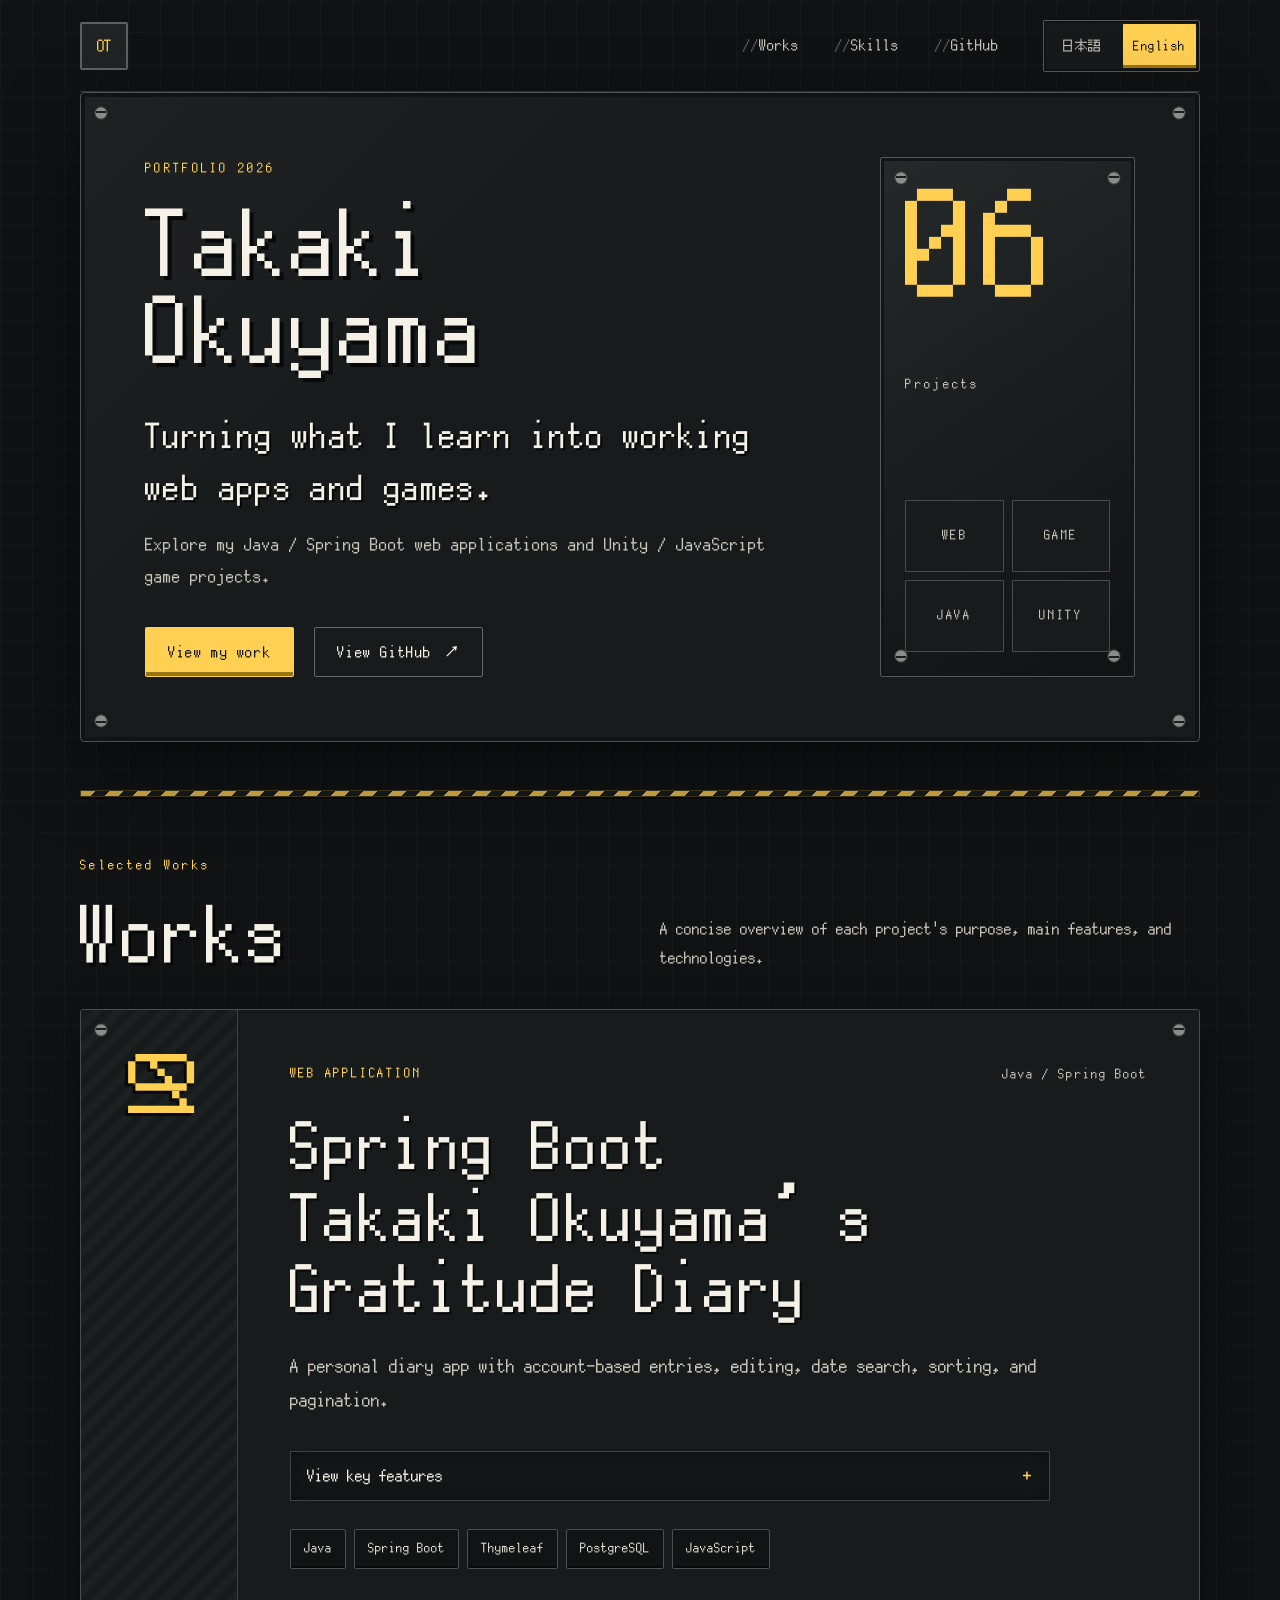
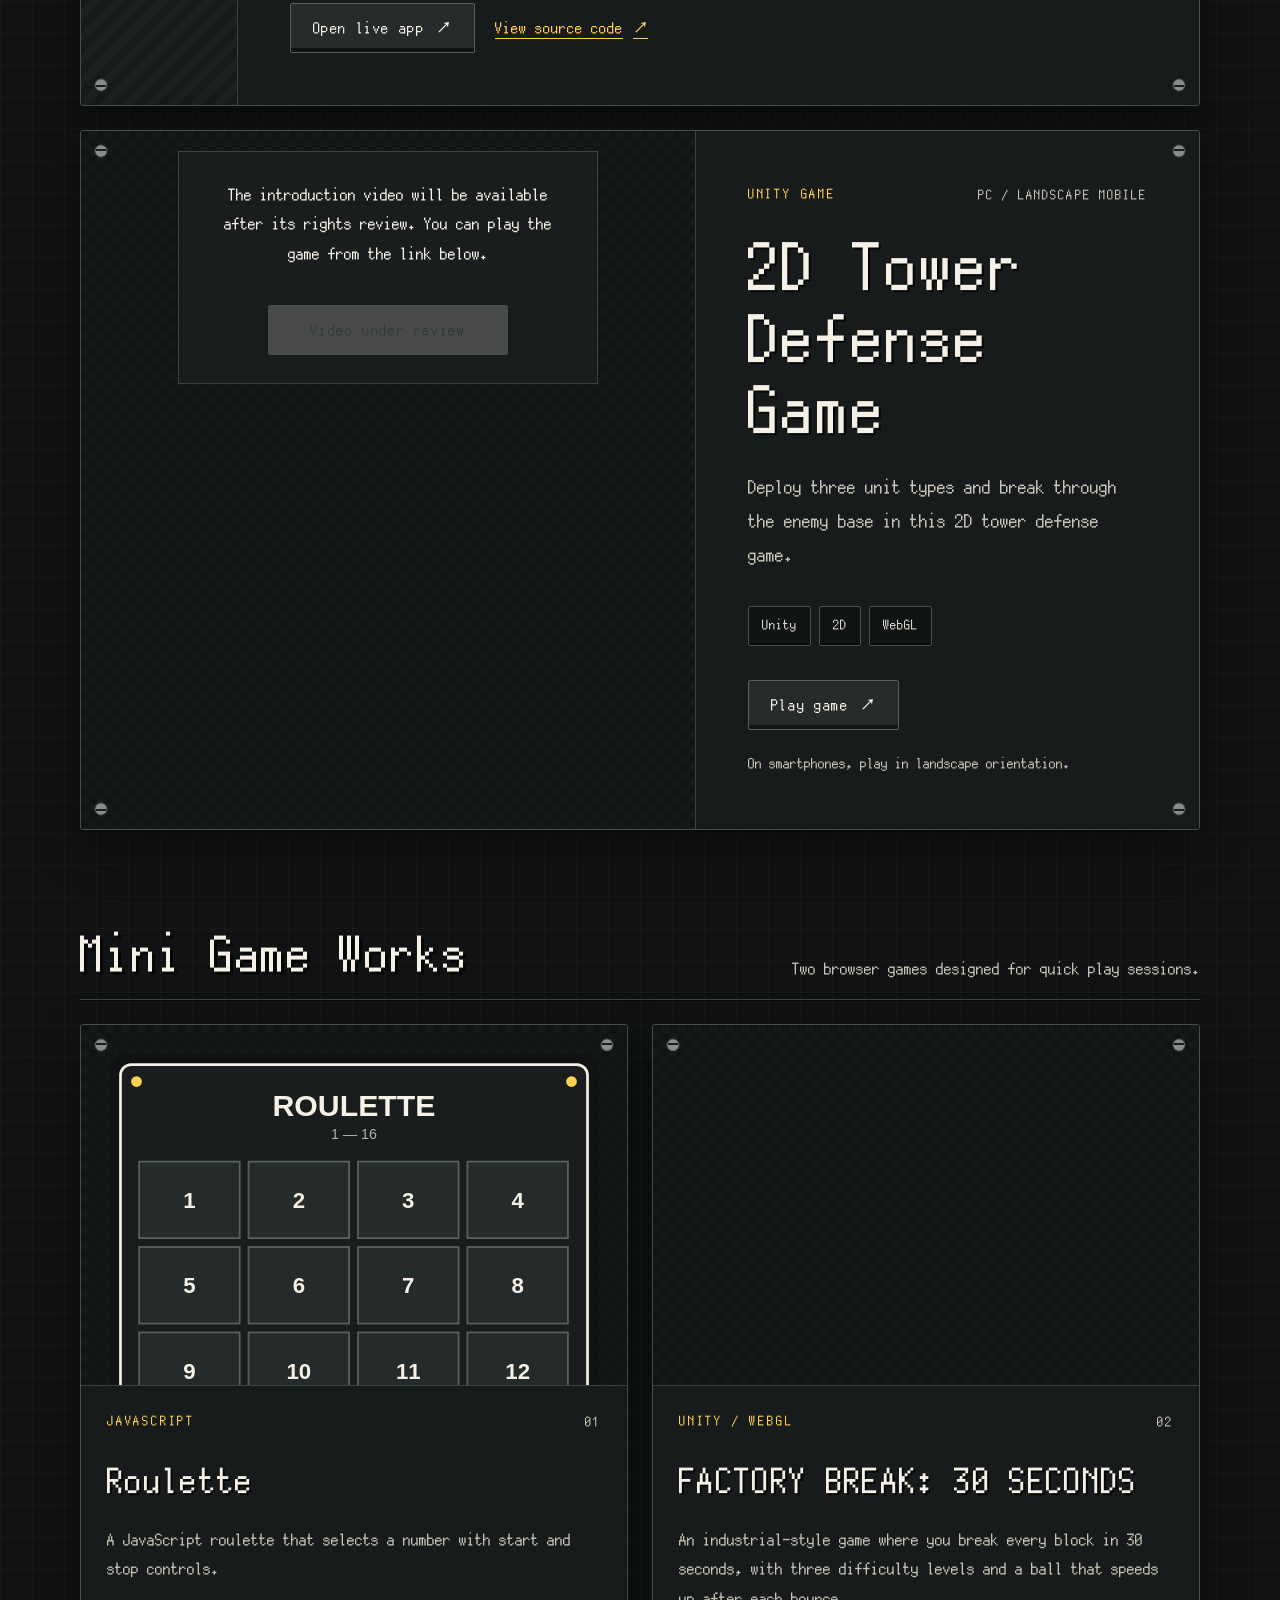
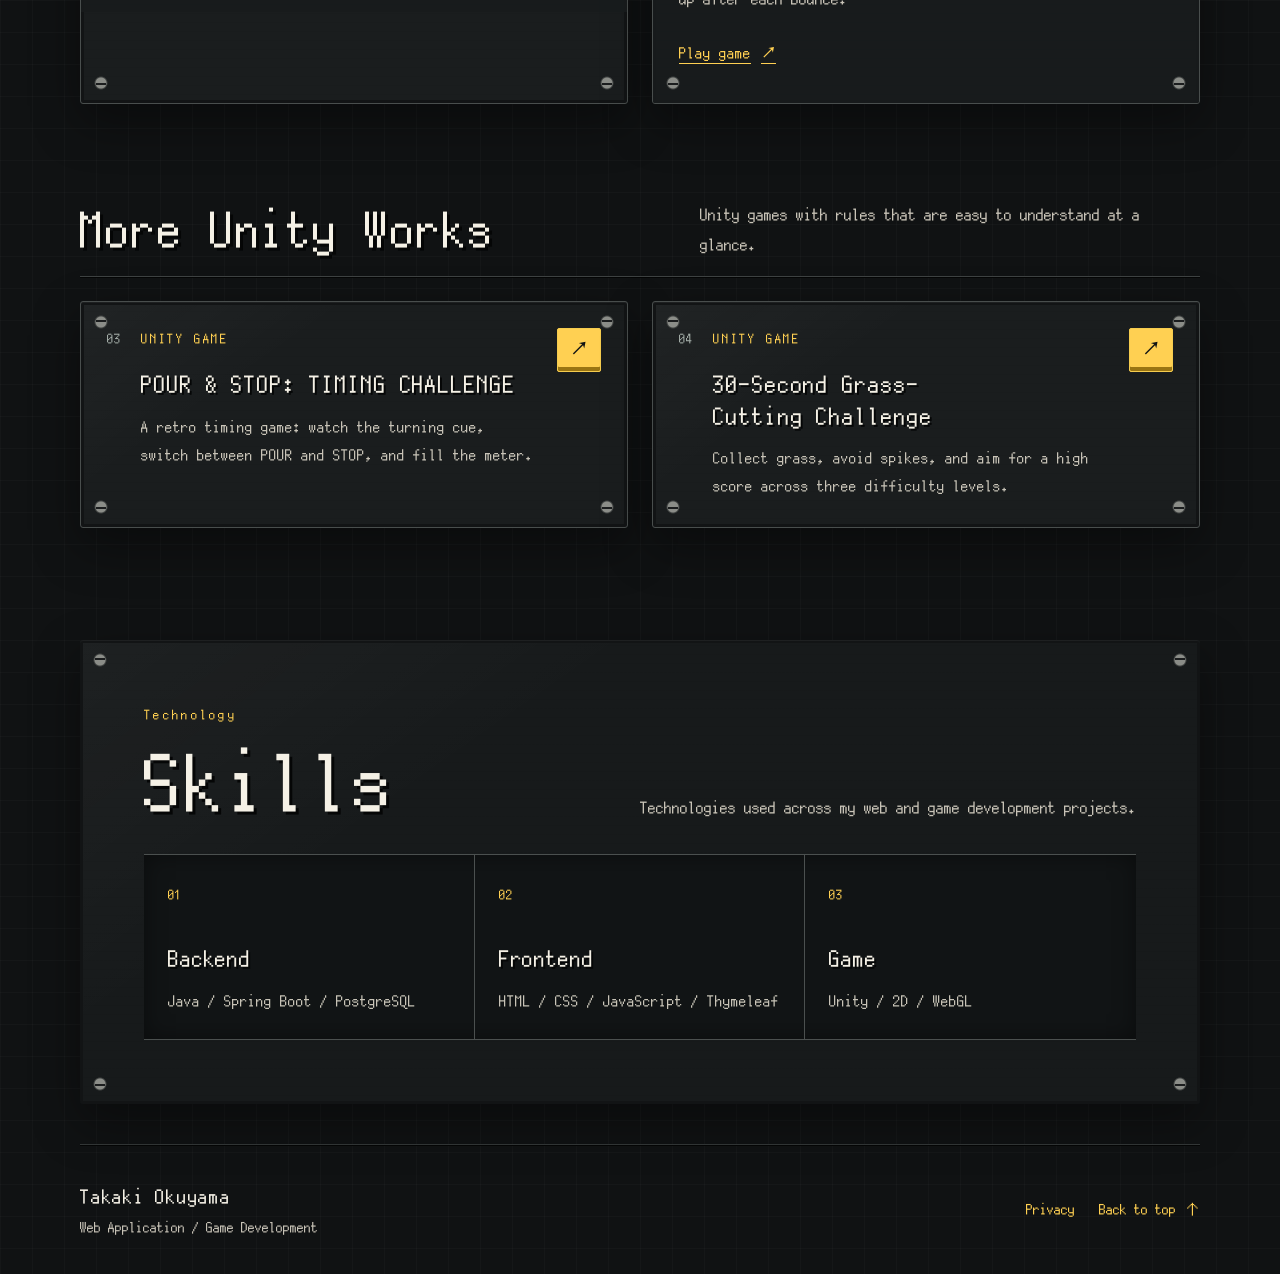
<file: index.html>
<!DOCTYPE html>
<html lang="ja" data-language="ja">
<head>
    <meta charset="utf-8">
    <meta name="viewport" content="width=device-width, initial-scale=1">
    <meta http-equiv="Content-Security-Policy" content="default-src 'self'; base-uri 'none'; object-src 'none'; script-src 'self'; style-src 'self'; font-src 'self'; img-src 'self' data:; frame-src 'none'; connect-src 'self'; form-action 'none'">
    <meta name="referrer" content="strict-origin-when-cross-origin">
    <meta name="theme-color" content="#121416">
    <meta name="description" content="奥山貴希のポートフォリオ。Java・Spring BootによるWebアプリケーションと、Unity・JavaScriptによるゲーム作品を紹介しています。" data-i18n-content="meta.description">
    <meta property="og:type" content="website">
    <meta property="og:locale" content="ja_JP" data-i18n-content="meta.locale">
    <meta property="og:title" content="奥山貴希 | Portfolio" data-i18n-content="meta.ogTitle">
    <meta property="og:description" content="Webアプリケーションとゲームの制作ポートフォリオ。" data-i18n-content="meta.ogDescription">
    <meta property="og:url" content="https://okuyamatakaki.github.io/Portfolios/">
    <meta property="og:image" content="https://okuyamatakaki.github.io/Portfolios/assets/images/og-portfolio-2026.png">
    <meta property="og:image:alt" content="黒鉄の開発パネルに奥山貴希 Portfolio 2026と掲載分野を示した共有画像" data-i18n-content="meta.imageAlt">
    <meta name="twitter:card" content="summary_large_image">
    <meta name="twitter:title" content="奥山貴希 | Portfolio" data-i18n-content="meta.ogTitle">
    <meta name="twitter:description" content="Webアプリケーションとゲームの制作ポートフォリオ。" data-i18n-content="meta.ogDescription">
    <meta name="twitter:image" content="https://okuyamatakaki.github.io/Portfolios/assets/images/og-portfolio-2026.png">
    <meta name="twitter:image:alt" content="黒鉄の開発パネルに奥山貴希 Portfolio 2026と掲載分野を示した共有画像" data-i18n-content="meta.imageAlt">
    <title data-i18n="meta.title">奥山貴希 | ポートフォリオ</title>
    <link rel="canonical" href="https://okuyamatakaki.github.io/Portfolios/">
    <link rel="icon" href="assets/images/favicon.svg" type="image/svg+xml">
    <link rel="stylesheet" href="assets/css/style.css">
    <script src="assets/js/localization.js" defer></script>
</head>
<body id="top">
    <a class="skip-link" href="#main-content" data-i18n="skip.toContent">本文へ移動</a>
    <header class="site-header">
        <a class="site-logo" href="#top" aria-label="奥山貴希 ポートフォリオ トップへ" data-i18n-aria="a11y.siteTop">OT</a>
        <div class="header-actions">
            <nav aria-label="メインナビゲーション" data-i18n-aria="a11y.primaryNav">
                <a href="#works" data-i18n="nav.works">制作物</a>
                <a href="#skills" data-i18n="nav.skills">スキル</a>
                <a href="https://github.com/OkuyamaTakaki" target="_blank" rel="noopener noreferrer">GitHub</a>
            </nav>
            <div class="language-switcher" role="group" aria-label="表示言語" data-i18n-aria="a11y.languageSwitcher">
                <button type="button" data-language-option="ja" lang="ja" aria-pressed="true" aria-controls="main-content">日本語</button>
                <button type="button" data-language-option="en" lang="en" aria-pressed="false" aria-controls="main-content">English</button>
                <span class="visually-hidden" role="status" aria-live="polite" data-i18n="language.status">日本語で表示中</span>
            </div>
        </div>
    </header>
    <main id="main-content">
        <section class="hero" aria-labelledby="hero-title">
            <div class="hero-content">
                <p class="eyebrow">PORTFOLIO 2026</p>
                <h1 id="hero-title" data-i18n="hero.name">奥山 貴希</h1>
                <p class="hero-copy" data-i18n="hero.copy">Webアプリケーションとゲームを、学びながら、動く形へ。</p>
                <p class="hero-description" data-i18n="hero.description">Java / Spring BootのWebアプリと、Unity・JavaScriptのゲーム作品を紹介します。</p>
                <div class="hero-actions">
                    <a class="button button-primary" href="#works" data-i18n="hero.viewWorks">制作物を見る</a>
                    <a class="button button-secondary" href="https://github.com/OkuyamaTakaki" target="_blank" rel="noopener noreferrer"><span data-i18n="hero.viewGitHub">GitHubを見る</span><span aria-hidden="true">↗</span></a>
                </div>
            </div>
            <!-- 掲載作品数を変更した場合は、このカウントも更新する。 -->
            <div class="hero-visual" aria-hidden="true">
                <span class="hero-number">06</span>
                <span class="hero-label" data-i18n="hero.projectsLabel">作品</span>
                <div class="hero-grid">
                    <span>WEB</span>
                    <span>GAME</span>
                    <span>JAVA</span>
                    <span>UNITY</span>
                </div>
            </div>
        </section>
        <section class="works-section" id="works" aria-labelledby="works-title">
            <div class="section-heading">
                <div>
                    <p class="eyebrow eyebrow-dark" data-i18n="works.eyebrow">制作物</p>
                    <h2 id="works-title" data-i18n="works.title">制作物</h2>
                </div>
                <p data-i18n="works.description">作品の目的・主な機能・使用技術を短くまとめています。</p>
            </div>
            <article class="project project-featured">
                <div class="project-index" aria-hidden="true">01</div>
                <div class="project-body">
                    <div class="project-meta">
                        <span class="category">WEB APPLICATION</span>
                        <span>Java / Spring Boot</span>
                    </div>
                    <h3><span>Spring Boot</span><br><span data-i18n="diary.title">奥山貴希のありがとう日記</span></h3>
                    <p class="project-lead" data-i18n="diary.lead">アカウントごとに日記を登録・編集し、日付で検索できるWebアプリです。並べ替えとページ分割にも対応しています。</p>
                    <details class="project-details">
                        <summary><span data-i18n="diary.detailsSummary">主な機能を見る</span></summary>
                        <div class="feature-list" aria-label="主な実装機能" data-i18n-aria="a11y.features">
                            <div><strong>01</strong><span data-i18n="diary.featureAccount">アカウント登録・ログイン</span></div>
                            <div><strong>02</strong><span data-i18n="diary.featureEdit">日記の登録・編集</span></div>
                            <div><strong>03</strong><span data-i18n="diary.featureSearch">日付検索・並べ替え</span></div>
                            <div><strong>04</strong><span data-i18n="diary.featureDatabase">DBへの永続保存</span></div>
                        </div>
                    </details>
                    <ul class="tech-list" aria-label="使用技術" data-i18n-aria="a11y.technologies">
                        <li>Java</li>
                        <li>Spring Boot</li>
                        <li>Thymeleaf</li>
                        <li>PostgreSQL</li>
                        <li>JavaScript</li>
                    </ul>
                    <div class="project-links">
                        <a class="button button-dark" href="https://springboot-diary-app.onrender.com/login" target="_blank" rel="noopener noreferrer"><span data-i18n="action.openApp">公開サイト</span><span aria-hidden="true">↗</span></a>
                        <a class="text-link" href="https://github.com/OkuyamaTakaki/springboot-diary-app" target="_blank" rel="noopener noreferrer"><span data-i18n="action.viewSource">ソースコードを見る</span><span aria-hidden="true">↗</span></a>
                    </div>
                </div>
            </article>
            <article class="project project-media">
                <div class="media-frame video-frame">
                    <!-- 動画の権利者確認が完了するまで、外部通信と再生導線を無効にする。 -->
                    <div class="video-consent" role="status" data-video-pending data-i18n-aria="tower.videoTitle" aria-label="2Dタワーディフェンスゲームの紹介動画">
                        <p data-i18n="tower.videoPending">紹介動画は権利確認後に公開します。ゲーム本体は下のリンクから遊べます。</p>
                        <button class="button button-light" type="button" disabled data-i18n="tower.videoPendingButton">動画は確認中</button>
                    </div>
                </div>
                <div class="project-body">
                    <div class="project-meta">
                        <span class="category">UNITY GAME</span>
                        <span data-i18n="tower.devices">PC / スマホ横対応</span>
                    </div>
                    <h3 data-i18n="tower.title">2D タワーディフェンスゲーム</h3>
                    <p class="project-lead" data-i18n="tower.lead">3種類のユニットを出撃させ、敵の拠点を攻め落とす2Dタワーディフェンスです。</p>
                    <ul class="tech-list" aria-label="使用技術" data-i18n-aria="a11y.technologies">
                        <li>Unity</li>
                        <li>2D</li>
                        <li>WebGL</li>
                    </ul>
                    <div class="project-links">
                        <a class="button button-dark" href="https://unityroom.com/games/towerdefens" target="_blank" rel="noopener noreferrer"><span data-i18n="action.playGame">ゲームをプレイ</span><span aria-hidden="true">↗</span></a>
                    </div>
                    <p class="project-note" data-i18n="tower.note">スマートフォンは横向きで遊べます。</p>
                </div>
            </article>
            <section class="works-group" aria-labelledby="mini-game-works-title">
                <div class="subsection-heading">
                    <h3 id="mini-game-works-title" data-i18n="mini.title">ミニゲーム作品</h3>
                    <p data-i18n="mini.description">ブラウザで短時間から遊べる2つの作品です。</p>
                </div>
                <div class="project-grid">
                    <article class="project-card">
                        <div class="media-frame">
                            <img src="assets/sources/roulette-portfolio-2026.svg" alt="1から16までの数字を配置したルーレット画面" data-i18n-alt="roulette.alt" loading="lazy" decoding="async" width="549" height="661">
                        </div>
                        <div class="card-body">
                            <div class="project-meta">
                                <span class="category">JAVASCRIPT</span>
                                <span>01</span>
                            </div>
                            <h4 data-i18n="roulette.title">ルーレット</h4>
                            <p data-i18n="roulette.description">スタート・ストップで数字を選ぶ、JavaScript製のルーレットです。</p>
                        </div>
                    </article>
                    <article class="project-card">
                        <div class="media-frame media-frame-dark">
                            <img src="assets/images/factory-break-2026.jpg" alt="30秒！ファクトリーブレイクの英語タイトル画面" data-i18n-alt="shift.alt" loading="lazy" decoding="async" width="1280" height="720">
                        </div>
                        <div class="card-body">
                            <div class="project-meta">
                                <span class="category">UNITY / WEBGL</span>
                                <span>02</span>
                            </div>
                            <h4 data-i18n="shift.title">30秒！ファクトリーブレイク</h4>
                            <p data-i18n="shift.description">30秒で全ブロックを壊す工場風ゲーム。3段階の難易度と、反射で加速するボールが特徴です。</p>
                            <a class="text-link card-link" href="https://unityroom.com/games/shift-breaker-30s" target="_blank" rel="noopener noreferrer"><span data-i18n="action.playGame">ゲームをプレイ</span><span aria-hidden="true">↗</span></a>
                        </div>
                    </article>
                </div>
            </section>
            <section class="works-group" aria-labelledby="more-unity-works-title">
                <div class="subsection-heading">
                    <h3 id="more-unity-works-title" data-i18n="more.title">その他のUnity作品</h3>
                    <p data-i18n="more.description">ルールがひと目で分かるUnityゲームです。</p>
                </div>
                <div class="compact-grid">
                    <article class="compact-card">
                        <span class="compact-number" aria-hidden="true">03</span>
                        <div>
                            <p class="category">UNITY GAME</p>
                            <h4 data-i18n="haita.title">注ぐ！止める！タイミングチャレンジ</h4>
                            <p data-i18n="haita.description">振り向く合図を見て注ぐ・止めるを切り替え、メーターを満たすレトロ風タイミングゲームです。</p>
                        </div>
                        <a href="https://unityroom.com/games/haitachalleng" target="_blank" rel="noopener noreferrer" aria-label="注ぐ！止める！タイミングチャレンジをプレイ" data-i18n-aria="haita.playLabel"><span aria-hidden="true">↗</span></a>
                    </article>
                    <article class="compact-card">
                        <span class="compact-number" aria-hidden="true">04</span>
                        <div>
                            <p class="category">UNITY GAME</p>
                            <h4 data-i18n="grass.title">30秒！草かりチャレンジ</h4>
                            <p data-i18n="grass.description">草を集め、とげを避けて高得点を狙うゲーム。3段階の難易度を選べます。</p>
                        </div>
                        <a href="https://unityroom.com/games/jinseigames" target="_blank" rel="noopener noreferrer" aria-label="30秒！草かりチャレンジをプレイ" data-i18n-aria="grass.playLabel"><span aria-hidden="true">↗</span></a>
                    </article>
                </div>
            </section>
        </section>
        <section class="skills-section" id="skills" aria-labelledby="skills-title">
            <div class="section-heading">
                <div>
                    <p class="eyebrow" data-i18n="skills.eyebrow">技術</p>
                    <h2 id="skills-title" data-i18n="skills.title">使用技術</h2>
                </div>
                <p data-i18n="skills.description">Web開発とゲーム制作で使用した技術です。</p>
            </div>
            <div class="skills-grid">
                <article>
                    <span aria-hidden="true">01</span>
                    <h3 data-i18n="skills.backend">バックエンド</h3>
                    <p>Java / Spring Boot / PostgreSQL</p>
                </article>
                <article>
                    <span aria-hidden="true">02</span>
                    <h3 data-i18n="skills.frontend">フロントエンド</h3>
                    <p>HTML / CSS / JavaScript / Thymeleaf</p>
                </article>
                <article>
                    <span aria-hidden="true">03</span>
                    <h3 data-i18n="skills.game">ゲーム</h3>
                    <p>Unity / 2D / WebGL</p>
                </article>
            </div>
        </section>
    </main>
    <footer>
        <div>
            <p class="footer-name" data-i18n="footer.name">奥山 貴希</p>
            <p data-i18n="footer.tagline">Webアプリケーション / ゲーム開発</p>
        </div>
        <div class="footer-links">
            <a href="privacy.html" data-i18n="footer.privacy">プライバシー</a>
            <a href="#top"><span data-i18n="footer.toTop">ページ上部へ</span><span aria-hidden="true">↑</span></a>
        </div>
    </footer>
</body>
</html>
</file>
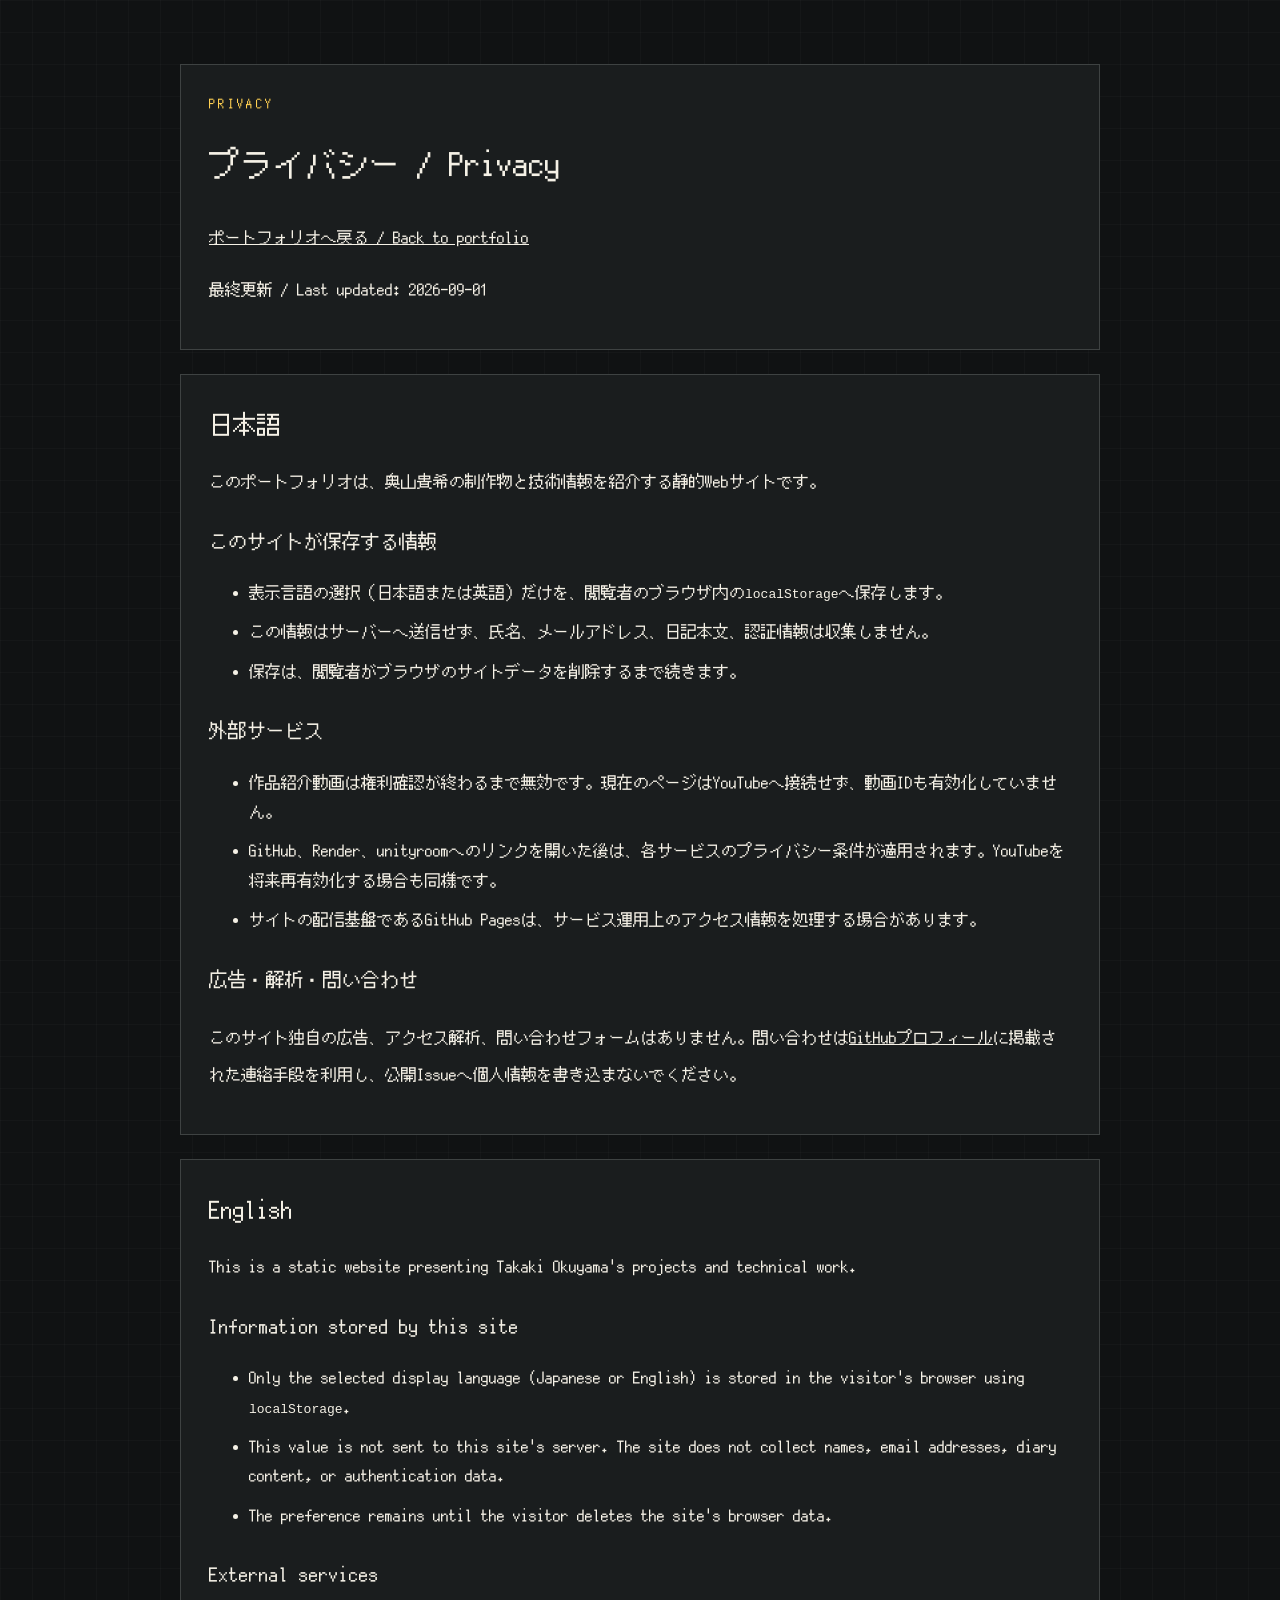
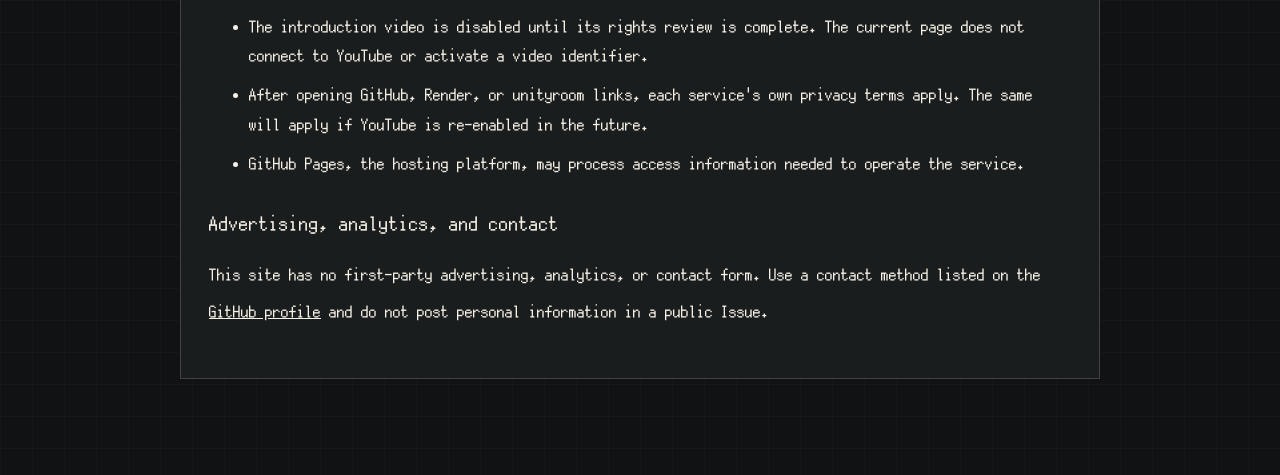
<file: privacy.html>
<!doctype html>
<html lang="ja">
<head>
    <meta charset="utf-8">
    <meta name="viewport" content="width=device-width, initial-scale=1">
    <meta http-equiv="Content-Security-Policy" content="default-src 'self'; base-uri 'none'; object-src 'none'; script-src 'none'; style-src 'self'; font-src 'self'; img-src 'self' data:; connect-src 'self'; form-action 'none'">
    <meta name="referrer" content="strict-origin-when-cross-origin">
    <title>プライバシー / Privacy | Takaki Okuyama Portfolio</title>
    <link rel="icon" href="assets/images/favicon.svg" type="image/svg+xml">
    <link rel="stylesheet" href="assets/css/style.css">
</head>
<body>
    <main class="policy-main">
        <header class="policy-header">
            <p class="eyebrow">PRIVACY</p>
            <h1>プライバシー / Privacy</h1>
            <p><a href="index.html">ポートフォリオへ戻る / Back to portfolio</a></p>
            <p>最終更新 / Last updated: 2026-09-01</p>
        </header>

        <section class="policy-section" id="ja" lang="ja">
            <h2>日本語</h2>
            <p>このポートフォリオは、奥山貴希の制作物と技術情報を紹介する静的Webサイトです。</p>

            <h3>このサイトが保存する情報</h3>
            <ul>
                <li>表示言語の選択（日本語または英語）だけを、閲覧者のブラウザ内の<code>localStorage</code>へ保存します。</li>
                <li>この情報はサーバーへ送信せず、氏名、メールアドレス、日記本文、認証情報は収集しません。</li>
                <li>保存は、閲覧者がブラウザのサイトデータを削除するまで続きます。</li>
            </ul>

            <h3>外部サービス</h3>
            <ul>
                <li>作品紹介動画は権利確認が終わるまで無効です。現在のページはYouTubeへ接続せず、動画IDも有効化していません。</li>
                <li>GitHub、Render、unityroomへのリンクを開いた後は、各サービスのプライバシー条件が適用されます。YouTubeを将来再有効化する場合も同様です。</li>
                <li>サイトの配信基盤であるGitHub Pagesは、サービス運用上のアクセス情報を処理する場合があります。</li>
            </ul>

            <h3>広告・解析・問い合わせ</h3>
            <p>このサイト独自の広告、アクセス解析、問い合わせフォームはありません。問い合わせは<a href="https://github.com/OkuyamaTakaki" target="_blank" rel="noopener noreferrer">GitHubプロフィール</a>に掲載された連絡手段を利用し、公開Issueへ個人情報を書き込まないでください。</p>
        </section>

        <section class="policy-section" id="en" lang="en">
            <h2>English</h2>
            <p>This is a static website presenting Takaki Okuyama's projects and technical work.</p>

            <h3>Information stored by this site</h3>
            <ul>
                <li>Only the selected display language (Japanese or English) is stored in the visitor's browser using <code>localStorage</code>.</li>
                <li>This value is not sent to this site's server. The site does not collect names, email addresses, diary content, or authentication data.</li>
                <li>The preference remains until the visitor deletes the site's browser data.</li>
            </ul>

            <h3>External services</h3>
            <ul>
                <li>The introduction video is disabled until its rights review is complete. The current page does not connect to YouTube or activate a video identifier.</li>
                <li>After opening GitHub, Render, or unityroom links, each service's own privacy terms apply. The same will apply if YouTube is re-enabled in the future.</li>
                <li>GitHub Pages, the hosting platform, may process access information needed to operate the service.</li>
            </ul>

            <h3>Advertising, analytics, and contact</h3>
            <p>This site has no first-party advertising, analytics, or contact form. Use a contact method listed on the <a href="https://github.com/OkuyamaTakaki" target="_blank" rel="noopener noreferrer">GitHub profile</a> and do not post personal information in a public Issue.</p>
        </section>
    </main>
</body>
</html>
</file>
<file: assets/css/style.css>
/* M+ FONT LICENSEのローカル書体だけを読み込み、閲覧時の外部フォント通信を防ぐ。 */
@font-face {
    font-family: "PixelMplus Portfolio";
    font-display: swap;
    font-style: normal;
    font-weight: 400 900;
    src: url("../fonts/PixelMplus12-Regular.ttf") format("truetype");
}

/* 色・余白・共通幅を変数にまとめ、デザイン変更時の修正漏れを防ぐ。 */
:root {
    --color-ink: #f5f1e6;
    --color-ink-soft: #2c3031;
    --color-muted: #c8c3b7;
    --color-surface: #1a1d1e;
    --color-background: #101213;
    --color-accent: #ffd052;
    --color-accent-dark: #ffdc6f;
    --color-line: #3e4242;
    --shadow-card: 0 18px 48px rgb(0 0 0 / 38%), inset 0 1px 0 rgb(255 255 255 / 5%);
    --font-sans: "PixelMplus Portfolio", "Yu Gothic UI", "Yu Gothic", "Hiragino Kaku Gothic ProN", sans-serif;
    --font-display: "PixelMplus Portfolio", "Yu Gothic UI", "Yu Gothic", sans-serif;
    --font-pixel: "PixelMplus Portfolio", "Yu Gothic UI", monospace;
    --font-size-small: 0.8rem;
    --content-width: 1120px;
}

*,
*::before,
*::after {
    box-sizing: border-box;
}

html {
    scroll-behavior: smooth;
    scroll-padding-top: 96px;
}

body {
    margin: 0;
    background-color: var(--color-background);
    background-image:
        linear-gradient(rgb(255 255 255 / 2%) 1px, transparent 1px),
        linear-gradient(90deg, rgb(255 255 255 / 2%) 1px, transparent 1px);
    background-size: 32px 32px;
    color: var(--color-ink);
    font-family: var(--font-sans);
    font-weight: 500;
    line-height: 1.85;
    -webkit-font-smoothing: antialiased;
    text-rendering: optimizeLegibility;
}

::selection {
    background: var(--color-accent);
    color: #111;
}

img,
iframe {
    display: block;
    max-width: 100%;
}

a {
    color: inherit;
}

p,
h1,
h2,
h3,
h4 {
    margin-top: 0;
}

a:focus-visible {
    outline: 3px solid var(--color-accent-dark);
    outline-offset: 4px;
}

/* キーボード操作時だけ表示し、本文へ直接移動できるようにする。 */
.skip-link {
    position: fixed;
    z-index: 100;
    top: 12px;
    left: 12px;
    padding: 10px 16px;
    border-radius: 8px;
    background: var(--color-surface);
    color: var(--color-ink);
    font-weight: 800;
    transform: translateY(-160%);
}

.skip-link:focus {
    transform: translateY(0);
}

.visually-hidden {
    position: absolute;
    width: 1px;
    height: 1px;
    padding: 0;
    margin: -1px;
    overflow: hidden;
    clip: rect(0 0 0 0);
    white-space: nowrap;
    border: 0;
}

/* 主要セクションの表示幅を揃え、ページ全体の基準線を統一する。 */
.site-header,
.hero,
.works-section,
.skills-section,
footer {
    width: min(var(--content-width), calc(100% - 40px));
    margin-right: auto;
    margin-left: auto;
}

.site-header {
    display: flex;
    min-height: 92px;
    align-items: center;
    justify-content: space-between;
}

.header-actions {
    display: flex;
    align-items: center;
    gap: clamp(22px, 4vw, 44px);
}

.site-logo {
    display: grid;
    width: 48px;
    height: 48px;
    border: 2px solid #5d6261;
    border-radius: 2px;
    background: #202425;
    color: var(--color-accent);
    font-family: var(--font-pixel);
    font-weight: 800;
    letter-spacing: -0.04em;
    place-items: center;
    text-decoration: none;
}

.site-header nav {
    display: flex;
    align-items: center;
    gap: clamp(18px, 4vw, 36px);
}

.site-header nav a {
    display: inline-flex;
    min-height: 44px;
    align-items: center;
    color: var(--color-muted);
    font-size: 0.95rem;
    font-weight: 700;
    text-decoration: none;
    transition: color 180ms ease;
}

.site-header nav a::before {
    content: "// ";
    color: #5d6261;
}

.site-header nav a:hover {
    color: var(--color-ink);
}

.language-switcher {
    display: inline-flex;
    gap: 8px;
    padding: 3px;
    border: 1px solid #555a59;
    border-radius: 2px;
    background: #171a1b;
    box-shadow: inset 0 0 0 2px #101213;
}

.language-switcher button {
    min-width: 68px;
    min-height: 44px;
    padding: 0 10px;
    border: 0;
    border-radius: 1px;
    background: transparent;
    color: var(--color-muted);
    cursor: pointer;
    font-family: var(--font-pixel);
    font-size: var(--font-size-small);
    font-weight: 700;
    letter-spacing: 0.04em;
}

.language-switcher button:hover {
    color: var(--color-ink);
}

.language-switcher button.is-active {
    background: var(--color-accent);
    color: #111314;
    box-shadow: inset 0 -3px 0 #9a7513;
}

.language-switcher button:focus-visible,
.project-details summary:focus-visible {
    outline: 3px solid var(--color-accent-dark);
    outline-offset: 3px;
}

.hero {
    position: relative;
    display: grid;
    min-height: 560px;
    grid-template-columns: minmax(0, 1.45fr) minmax(250px, 0.55fr);
    gap: clamp(32px, 6vw, 64px);
    align-items: stretch;
    padding: clamp(40px, 6vw, 64px);
    border: 1px solid #4c5150;
    border-radius: 4px;
    background:
        linear-gradient(135deg, rgb(255 255 255 / 3%), transparent 36%),
        repeating-linear-gradient(0deg, transparent 0 7px, rgb(0 0 0 / 8%) 8px),
        #181b1c;
    color: var(--color-ink);
    box-shadow: 0 28px 80px rgb(0 0 0 / 46%), inset 0 0 0 4px #111415;
}

.hero::before,
.hero-visual::before,
.project::before,
.project-card::before,
.compact-card::before,
.skills-section::before {
    position: absolute;
    z-index: 4;
    inset: 0;
    background:
        linear-gradient(#1b1d1e, #1b1d1e) 15px 18px / 10px 2px no-repeat,
        linear-gradient(#1b1d1e, #1b1d1e) calc(100% - 15px) 18px / 10px 2px no-repeat,
        linear-gradient(#1b1d1e, #1b1d1e) 15px calc(100% - 18px) / 10px 2px no-repeat,
        linear-gradient(#1b1d1e, #1b1d1e) calc(100% - 15px) calc(100% - 18px) / 10px 2px no-repeat,
        radial-gradient(circle, #8b8d88 0 5px, #3f4241 6px, transparent 7px) 13px 13px / 14px 14px no-repeat,
        radial-gradient(circle, #8b8d88 0 5px, #3f4241 6px, transparent 7px) calc(100% - 13px) 13px / 14px 14px no-repeat,
        radial-gradient(circle, #8b8d88 0 5px, #3f4241 6px, transparent 7px) 13px calc(100% - 13px) / 14px 14px no-repeat,
        radial-gradient(circle, #8b8d88 0 5px, #3f4241 6px, transparent 7px) calc(100% - 13px) calc(100% - 13px) / 14px 14px no-repeat;
    content: "";
    pointer-events: none;
}

.hero-content {
    align-self: center;
}

.eyebrow {
    margin-bottom: 18px;
    color: var(--color-accent);
    font-size: var(--font-size-small);
    font-family: var(--font-pixel);
    font-weight: 700;
    letter-spacing: 0.18em;
}

.eyebrow-dark {
    color: #64800e;
}

.hero h1 {
    margin-bottom: 0;
    font-size: clamp(3.5rem, 8.5vw, 7rem);
    font-weight: 400;
    line-height: 0.98;
    letter-spacing: 0.02em;
    text-shadow: 4px 4px 0 #08090a;
}

.hero-copy {
    margin: 36px 0 16px;
    font-size: clamp(1.35rem, 2.8vw, 2.15rem);
    font-weight: 700;
    line-height: 1.5;
    letter-spacing: -0.025em;
}

.hero-description {
    max-width: 660px;
    margin-bottom: 0;
    color: var(--color-muted);
    font-size: 1.05rem;
    line-height: 1.9;
}

.hero-actions,
.project-links {
    display: flex;
    flex-wrap: wrap;
    align-items: center;
    gap: 14px 20px;
    margin-top: 34px;
}

.button {
    display: inline-flex;
    min-height: 50px;
    align-items: center;
    justify-content: center;
    gap: 12px;
    padding: 0 22px;
    border: 1px solid transparent;
    border-radius: 2px;
    font-family: var(--font-sans);
    font-size: 0.95rem;
    font-weight: 800;
    letter-spacing: 0.04em;
    text-decoration: none;
    transition: background-color 180ms ease, border-color 180ms ease, transform 180ms ease;
}

.button:hover {
    transform: translateY(-2px);
}

.button-primary {
    background: var(--color-accent);
    color: #111314;
    box-shadow: inset 0 -4px 0 #9a7513;
}

.button-primary:hover {
    background: #ffd34d;
}

.button-secondary {
    border-color: #646866;
    color: var(--color-ink);
}

.button-secondary:hover {
    border-color: #8a9a92;
    background: rgb(255 255 255 / 7%);
}

.button-dark {
    background: var(--color-ink);
    color: var(--color-surface);
}

.button-dark:hover {
    background: var(--color-ink-soft);
}

.hero-visual {
    position: relative;
    display: flex;
    min-width: 0;
    flex-direction: column;
    justify-content: space-between;
    padding: 24px;
    border: 1px solid #555a59;
    border-radius: 2px;
    background: linear-gradient(145deg, #25292a 0%, #101213 100%);
    box-shadow: inset 0 0 0 3px #121415;
}

.hero-number {
    color: var(--color-accent);
    font-size: clamp(5rem, 12vw, 9rem);
    font-family: var(--font-pixel);
    font-weight: 700;
    line-height: 0.85;
    letter-spacing: 0.04em;
}

.hero-label {
    margin-top: 12px;
    color: var(--color-muted);
    font-family: var(--font-pixel);
    font-size: var(--font-size-small);
    font-weight: 700;
    letter-spacing: 0.18em;
}

.hero-grid {
    display: grid;
    grid-template-columns: repeat(2, 1fr);
    gap: 8px;
    margin-top: 48px;
}

.hero-grid span {
    display: grid;
    min-height: 72px;
    border: 1px solid #484d4c;
    border-radius: 1px;
    background: #181b1c;
    color: var(--color-muted);
    font-family: var(--font-pixel);
    font-size: var(--font-size-small);
    font-weight: 800;
    letter-spacing: 0.12em;
    place-items: center;
}

.works-section {
    padding: clamp(72px, 9vw, 112px) 0;
}

.section-heading {
    display: grid;
    grid-template-columns: minmax(240px, 0.85fr) minmax(280px, 1.15fr);
    gap: 32px;
    align-items: end;
    margin-bottom: 36px;
}

.section-heading h2 {
    margin-bottom: 0;
    font-size: clamp(2.7rem, 6vw, 5rem);
    line-height: 1;
    letter-spacing: -0.06em;
}

.section-heading > p {
    max-width: 540px;
    margin-bottom: 0;
    justify-self: end;
    color: var(--color-muted);
}

.project {
    overflow: hidden;
    margin-bottom: 24px;
    border: 1px solid var(--color-line);
    border-radius: 28px;
    background: var(--color-surface);
    box-shadow: var(--shadow-card);
}

.project-featured {
    display: grid;
    grid-template-columns: minmax(110px, 0.28fr) minmax(0, 1.72fr);
}

.project-index {
    padding: 44px 32px;
    border-right: 1px solid var(--color-line);
    color: #95a099;
    font-size: clamp(3rem, 7vw, 5.5rem);
    font-weight: 800;
    line-height: 1;
    letter-spacing: -0.08em;
    writing-mode: vertical-rl;
}

.project-body {
    min-width: 0;
    padding: clamp(28px, 5vw, 52px);
}

.project-meta {
    display: flex;
    align-items: center;
    justify-content: space-between;
    gap: 16px;
    margin-bottom: 24px;
    color: var(--color-muted);
    font-size: 0.82rem;
    font-weight: 700;
    letter-spacing: 0.08em;
}

.category {
    margin: 0;
    color: #5e770f;
    font-size: var(--font-size-small);
    font-weight: 800;
    letter-spacing: 0.14em;
}

.project h3,
.project-card h4,
.compact-card h4 {
    color: var(--color-ink);
    font-weight: 800;
    letter-spacing: -0.045em;
}

.project h3 {
    max-width: 760px;
    margin-bottom: 24px;
    font-size: clamp(2.4rem, 6vw, 4.9rem);
    line-height: 1.12;
}

.project-lead {
    max-width: 760px;
    margin-bottom: 34px;
    color: var(--color-muted);
    font-size: clamp(1rem, 2vw, 1.15rem);
}

.feature-list {
    display: grid;
    grid-template-columns: repeat(4, minmax(0, 1fr));
    margin-bottom: 28px;
    border-top: 1px solid var(--color-line);
    border-bottom: 1px solid var(--color-line);
}

.feature-list div {
    display: flex;
    min-height: 88px;
    flex-direction: column;
    justify-content: space-between;
    padding: 14px;
    border-right: 1px solid var(--color-line);
}

.feature-list div:last-child {
    border-right: 0;
}

.feature-list strong {
    color: var(--color-muted);
    font-size: var(--font-size-small);
    letter-spacing: 0.1em;
}

.feature-list span {
    font-size: 0.95rem;
    font-weight: 700;
}

.project-details {
    max-width: 760px;
    margin: 0 0 28px;
    border: 1px solid var(--color-line);
    background: #141718;
    box-shadow: inset 0 0 18px rgb(0 0 0 / 35%);
}

.project-details summary {
    display: flex;
    min-height: 48px;
    align-items: center;
    justify-content: space-between;
    gap: 16px;
    padding: 0 16px;
    color: var(--color-ink);
    cursor: pointer;
    font-weight: 800;
    list-style: none;
}

.project-details summary::-webkit-details-marker {
    display: none;
}

.project-details summary::after {
    color: var(--color-accent);
    content: "+";
    font-family: var(--font-pixel);
    font-size: 1.2rem;
}

.project-details[open] summary {
    border-bottom: 1px solid var(--color-line);
}

.project-details[open] summary::after {
    content: "−";
}

.project-details .feature-list {
    margin-bottom: 0;
    border-top: 0;
    border-bottom: 0;
}

.tech-list {
    display: flex;
    flex-wrap: wrap;
    gap: 8px;
    margin: 0;
    padding: 0;
    list-style: none;
}

.tech-list li {
    padding: 7px 13px;
    border: 1px solid var(--color-line);
    border-radius: 999px;
    background: #f8faf6;
    color: #52615a;
    font-size: var(--font-size-small);
    font-weight: 700;
}

.text-link {
    display: inline-flex;
    min-height: 44px;
    align-items: center;
    gap: 10px;
    font-size: 0.95rem;
    font-weight: 800;
    text-underline-offset: 5px;
}

.project-media {
    display: grid;
    grid-template-columns: minmax(0, 1.1fr) minmax(360px, 0.9fr);
}

.media-frame {
    position: relative;
    overflow: hidden;
    background: #e8ece5;
}

.video-frame {
    min-height: 520px;
}

.video-frame iframe {
    width: 100%;
    height: 100%;
    border: 0;
}

.video-consent {
    display: grid;
    width: min(420px, calc(100% - 40px));
    min-height: 220px;
    margin: 20px auto;
    padding: 28px;
    align-content: center;
    justify-items: center;
    gap: 20px;
    color: var(--color-text);
    text-align: center;
    background: var(--color-surface);
    border: 1px solid var(--color-line);
}

.video-consent .button {
    min-width: min(240px, 100%);
}

.video-consent .button:disabled {
    cursor: not-allowed;
    opacity: 0.72;
}

.project-note {
    margin: 20px 0 0;
    color: var(--color-muted);
    font-size: 0.9rem;
}

.subsection-heading {
    display: grid;
    grid-template-columns: minmax(240px, 0.85fr) minmax(280px, 1.15fr);
    gap: 32px;
    align-items: end;
    margin: clamp(68px, 9vw, 96px) 0 24px;
    padding-bottom: 16px;
    border-bottom: 1px solid var(--color-line);
}

.subsection-heading h3 {
    margin-bottom: 0;
    font-size: clamp(1.8rem, 4vw, 3rem);
    line-height: 1.2;
    letter-spacing: -0.045em;
}

.subsection-heading p {
    max-width: 500px;
    margin-bottom: 0;
    justify-self: end;
    color: var(--color-muted);
    font-size: 1rem;
}

.project-grid {
    display: grid;
    grid-template-columns: repeat(2, minmax(0, 1fr));
    gap: 24px;
}

.project-card {
    overflow: hidden;
    border: 1px solid var(--color-line);
    border-radius: 24px;
    background: var(--color-surface);
    box-shadow: var(--shadow-card);
}

.project-card .media-frame {
    display: grid;
    height: 360px;
    padding: 28px;
    place-items: center;
}

.project-card .media-frame img {
    width: 100%;
    height: 100%;
    object-fit: contain;
    transition: transform 300ms ease;
}

.project-card:hover .media-frame img {
    transform: scale(1.02);
}

.media-frame-dark {
    background: #0a0d0c;
}

.card-body {
    padding: 24px 26px 28px;
}

.card-body .project-meta {
    margin-bottom: 16px;
}

.project-card h4 {
    margin-bottom: 12px;
    font-size: clamp(1.5rem, 3vw, 2.1rem);
}

.project-card p {
    margin-bottom: 0;
    color: var(--color-muted);
    font-size: 1rem;
}

.card-link {
    margin-top: 18px;
}

.compact-grid {
    display: grid;
    grid-template-columns: repeat(2, minmax(0, 1fr));
    gap: 24px;
}

.compact-card {
    display: grid;
    min-height: 210px;
    grid-template-columns: auto minmax(0, 1fr) auto;
    gap: 20px;
    align-items: start;
    padding: 26px;
    border: 1px solid var(--color-line);
    border-radius: 22px;
    background: var(--color-surface);
}

.compact-number {
    color: #a1aaa5;
    font-size: var(--font-size-small);
    font-weight: 800;
}

.compact-card h4 {
    margin: 18px 0 12px;
    font-size: 1.45rem;
    line-height: 1.35;
}

.compact-card div > p:last-child {
    margin-bottom: 0;
    color: var(--color-muted);
    font-size: 0.96rem;
}

.compact-card > a {
    display: grid;
    width: 44px;
    height: 44px;
    border-radius: 50%;
    background: var(--color-accent);
    font-size: 1.1rem;
    font-weight: 800;
    place-items: center;
    text-decoration: none;
    transition: background-color 180ms ease, transform 180ms ease;
}

.compact-card > a:hover {
    background: #d7ff74;
    transform: translateY(-2px);
}

.skills-section {
    margin-bottom: 40px;
    padding: clamp(40px, 6vw, 64px);
    border-radius: 30px;
    background: var(--color-ink);
    color: var(--color-surface);
}

.skills-section .section-heading {
    margin-bottom: 32px;
}

.skills-section .section-heading > p {
    color: #bdc9c3;
}

.skills-grid {
    display: grid;
    grid-template-columns: repeat(3, minmax(0, 1fr));
    border-top: 1px solid #42534c;
    border-bottom: 1px solid #42534c;
}

.skills-grid article {
    min-height: 160px;
    padding: 24px;
    border-right: 1px solid #42534c;
}

.skills-grid article:last-child {
    border-right: 0;
}

.skills-grid span {
    color: var(--color-accent);
    font-size: var(--font-size-small);
    font-weight: 800;
}

.skills-grid h3 {
    margin: 30px 0 8px;
    font-size: 1.35rem;
}

.skills-grid p {
    margin-bottom: 0;
    color: var(--color-muted);
    font-size: 0.96rem;
}

footer {
    display: flex;
    min-height: 130px;
    align-items: center;
    justify-content: space-between;
    gap: 32px;
    color: var(--color-muted);
    font-size: 0.9rem;
}

footer p {
    margin-bottom: 0;
}

.footer-name {
    color: var(--color-ink);
    font-size: 1.2rem;
    font-weight: 800;
}

footer a {
    display: inline-flex;
    min-height: 44px;
    align-items: center;
    gap: 10px;
    font-weight: 800;
    text-decoration: none;
}

.footer-links {
    display: flex;
    align-items: center;
    gap: 24px;
    flex-wrap: wrap;
}

.policy-main {
    width: min(920px, calc(100% - 40px));
    margin: 0 auto;
    padding: 64px 0 96px;
}

.policy-header,
.policy-section {
    padding: 28px;
    border: 1px solid var(--color-line);
    background: var(--color-surface);
}

.policy-header {
    margin-bottom: 24px;
}

.policy-section + .policy-section {
    margin-top: 24px;
}

.policy-section h2,
.policy-section h3 {
    margin-top: 1.5em;
}

.policy-section h2:first-child,
.policy-section h3:first-child {
    margin-top: 0;
}

.policy-section li + li {
    margin-top: 0.6em;
}

.policy-main a {
    display: inline-flex;
    min-height: 44px;
    align-items: center;
}

/*
 * INDUSTRIAL SKIN
 * カラム数・幅・余白は保ったまま、表面の材質と文字表現だけを工場設備風にする。
 */
.site-header {
    border-bottom: 1px solid #343838;
    box-shadow: 0 1px 0 #050606;
}

.category,
.hero-label,
.skills-grid span,
.compact-number {
    font-family: var(--font-pixel);
}

.site-header nav a:hover,
.text-link,
footer a {
    color: var(--color-accent);
}

.hero h1,
.hero-copy,
.section-heading h2,
.project h3,
.subsection-heading h3,
.project-card h4,
.compact-card h4,
.skills-grid h3,
.footer-name {
    font-family: var(--font-display);
    font-weight: 400;
    letter-spacing: 0.04em;
}

html[lang="en"] .hero h1,
html[lang="en"] .project h3,
html[lang="en"] .project-card h4,
html[lang="en"] .compact-card h4 {
    overflow-wrap: anywhere;
    text-wrap: balance;
}

html[lang="en"] .hero h1 {
    font-size: clamp(3.2rem, 7vw, 6.2rem);
}

html[lang="en"] .project h3 {
    font-size: clamp(2.4rem, 5vw, 4.2rem);
}

.hero-copy {
    text-shadow: 2px 2px 0 #050606;
}

.eyebrow-dark,
.category {
    color: var(--color-accent);
}

.button-dark {
    border-color: #595e5d;
    background: #272b2c;
    color: var(--color-ink);
    box-shadow: inset 0 -4px 0 #111314;
}

.button-dark:hover {
    background: #34393a;
}

.works-section {
    position: relative;
}

.works-section::before {
    position: absolute;
    top: 48px;
    right: 0;
    left: 0;
    height: 7px;
    border: 1px solid #4a421f;
    background: repeating-linear-gradient(135deg, var(--color-accent) 0 10px, #17191a 10px 20px);
    box-shadow: 0 2px 0 #050606;
    content: "";
    opacity: 0.72;
}

.section-heading h2,
.subsection-heading h3 {
    color: var(--color-ink);
    text-shadow: 3px 3px 0 #050606;
}

.section-heading > p,
.subsection-heading p,
.project-lead,
.project-card p,
.compact-card div > p:last-child {
    color: var(--color-muted);
}

.project,
.project-card,
.compact-card,
.skills-section {
    position: relative;
    border-color: #494e4d;
    border-radius: 3px;
    background-color: var(--color-surface);
    background-image:
        linear-gradient(145deg, rgb(255 255 255 / 3%), transparent 32%),
        repeating-linear-gradient(0deg, transparent 0 8px, rgb(0 0 0 / 7%) 9px);
    box-shadow: var(--shadow-card), inset 0 0 0 3px #121415;
}

.project:hover,
.project-card:hover,
.compact-card:hover {
    border-color: #666b69;
}

.project-index {
    border-color: var(--color-line);
    background:
        repeating-linear-gradient(135deg, #171a1b 0 8px, #1d2021 8px 16px);
    color: var(--color-accent);
    font-family: var(--font-pixel);
    font-weight: 400;
    text-shadow: 3px 3px 0 #080909;
}

.project-body,
.card-body {
    position: relative;
    z-index: 1;
    background: rgb(24 27 28 / 90%);
}

.project-meta {
    color: var(--color-muted);
}

.project h3,
.project-card h4,
.compact-card h4 {
    color: var(--color-ink);
    text-shadow: 2px 2px 0 #050606;
}

.feature-list {
    border-color: var(--color-line);
    background: #141718;
    box-shadow: inset 0 0 18px rgb(0 0 0 / 35%);
}

.feature-list div {
    border-color: var(--color-line);
}

.feature-list strong {
    color: var(--color-accent);
    font-family: var(--font-pixel);
}

.tech-list li {
    border-color: #4b504f;
    border-radius: 2px;
    background: #111415;
    color: #ded9cd;
    font-family: var(--font-pixel);
    box-shadow: inset 0 -2px 0 #080909;
}

.text-link {
    font-family: var(--font-sans);
}

.media-frame {
    border-color: #444948;
    background-color: #111415;
    background-image:
        linear-gradient(45deg, rgb(255 255 255 / 2%) 25%, transparent 25%),
        linear-gradient(-45deg, rgb(255 255 255 / 2%) 25%, transparent 25%),
        linear-gradient(45deg, transparent 75%, rgb(255 255 255 / 2%) 75%),
        linear-gradient(-45deg, transparent 75%, rgb(255 255 255 / 2%) 75%);
    background-position: 0 0, 0 8px, 8px -8px, -8px 0;
    background-size: 16px 16px;
}

.video-frame {
    border-right: 1px solid var(--color-line);
}

.subsection-heading {
    border-color: var(--color-line);
    box-shadow: 0 1px 0 #050606;
}

.card-body {
    border-top: 1px solid var(--color-line);
}

.compact-card {
    background-color: #1a1d1e;
}

.compact-card > a {
    border: 1px solid #f5cc4e;
    border-radius: 2px;
    background: var(--color-accent);
    color: #111314;
    box-shadow: inset 0 -4px 0 #9a7513;
}

.compact-card > a:hover {
    background: #ffd34d;
}

.skills-section {
    background-color: #171a1b;
    color: var(--color-ink);
}

.skills-section .section-heading > p {
    color: var(--color-muted);
}

.skills-grid {
    border-color: #4b504f;
    background: #111415;
    box-shadow: inset 0 0 22px rgb(0 0 0 / 42%);
}

.skills-grid article {
    border-color: #4b504f;
}

.skills-grid h3 {
    color: var(--color-ink);
    text-shadow: 2px 2px 0 #050606;
}

.skills-grid p {
    color: var(--color-muted);
}

footer {
    border-top: 1px solid #343838;
    color: var(--color-muted);
    box-shadow: inset 0 1px 0 #050606;
}

.footer-name {
    color: var(--color-ink);
}

/* 文字が窮屈になる前に2カラムを解除し、タブレットでも可読性を保つ。 */
@media (max-width: 900px) {
    .hero {
        min-height: auto;
        grid-template-columns: 1fr;
    }

    .hero-visual {
        min-height: 250px;
    }

    .project-media {
        grid-template-columns: 1fr;
    }

    .video-frame {
        min-height: 0;
        aspect-ratio: 16 / 9;
    }

    .feature-list {
        grid-template-columns: repeat(2, minmax(0, 1fr));
    }

    .feature-list div:nth-child(2) {
        border-right: 0;
    }

    .feature-list div:nth-child(-n + 2) {
        border-bottom: 1px solid var(--color-line);
    }
}

/* モバイルでは情報を縦に並べ、リンクのタップ領域を十分に確保する。 */
@media (max-width: 680px) {
    .site-header,
    .hero,
    .works-section,
    .skills-section,
    footer {
        width: min(100% - 24px, var(--content-width));
    }

    .site-header {
        display: grid;
        min-height: 0;
        grid-template-columns: auto 1fr;
        gap: 10px 16px;
        padding: 12px 0;
    }

    .header-actions {
        display: contents;
    }

    .site-header nav {
        grid-row: 2;
        grid-column: 1 / -1;
        justify-content: space-between;
        gap: 12px;
        padding-bottom: 8px;
    }

    .site-header nav a {
        font-size: 0.82rem;
    }

    .language-switcher {
        grid-row: 1;
        grid-column: 2;
        justify-self: end;
    }

    .hero {
        gap: 40px;
        padding: 42px 24px 24px;
        border-radius: 3px;
    }

    .hero h1 {
        font-size: clamp(2.75rem, 14vw, 4rem);
        letter-spacing: 0.02em;
    }

    html[lang="en"] .hero h1 {
        font-size: clamp(2.35rem, 10vw, 3.4rem);
    }

    .hero-copy br {
        display: none;
    }

    .hero-actions .button {
        width: 100%;
    }

    .hero-grid span {
        min-height: 58px;
    }

    .works-section {
        padding: 88px 0;
    }

    .section-heading,
    .subsection-heading {
        grid-template-columns: 1fr;
        gap: 22px;
    }

    .section-heading > p,
    .subsection-heading p {
        justify-self: start;
    }

    .project-featured {
        grid-template-columns: 1fr;
    }

    .project-index {
        padding: 24px;
        border-right: 0;
        border-bottom: 1px solid var(--color-line);
        font-size: 3rem;
        writing-mode: initial;
    }

    .project-body {
        padding: 28px 22px 34px;
    }

    .project h3 {
        font-size: clamp(2.2rem, 12vw, 3.5rem);
    }

    .feature-list div {
        min-height: 82px;
        padding: 14px;
    }

    .project-details .feature-list {
        grid-template-columns: 1fr;
    }

    .project-details .feature-list div,
    .project-details .feature-list div:nth-child(2) {
        border-right: 0;
        border-bottom: 1px solid var(--color-line);
    }

    .project-details .feature-list div:last-child {
        border-bottom: 0;
    }

    .project-links {
        align-items: flex-start;
        flex-direction: column;
    }

    .project-grid,
    .compact-grid,
    .skills-grid {
        grid-template-columns: 1fr;
    }

    .project-card .media-frame {
        height: 300px;
        padding: 20px;
    }

    .compact-card {
        min-height: 230px;
        grid-template-columns: auto minmax(0, 1fr);
    }

    .compact-card > a {
        grid-column: 2;
    }

    .skills-section {
        padding: 44px 24px;
        border-radius: 3px;
    }

    .skills-grid article {
        min-height: 150px;
        border-right: 0;
        border-bottom: 1px solid var(--color-line);
    }

    .skills-grid article:last-child {
        border-bottom: 0;
    }

    .skills-grid h3 {
        margin-top: 28px;
    }

    footer {
        min-height: 150px;
        align-items: flex-start;
        flex-direction: column;
        justify-content: center;
    }
}

@media (prefers-reduced-motion: reduce) {
    html {
        scroll-behavior: auto;
    }

    *,
    *::before,
    *::after {
        scroll-behavior: auto !important;
        transition-duration: 0.01ms !important;
    }
}
</file>
